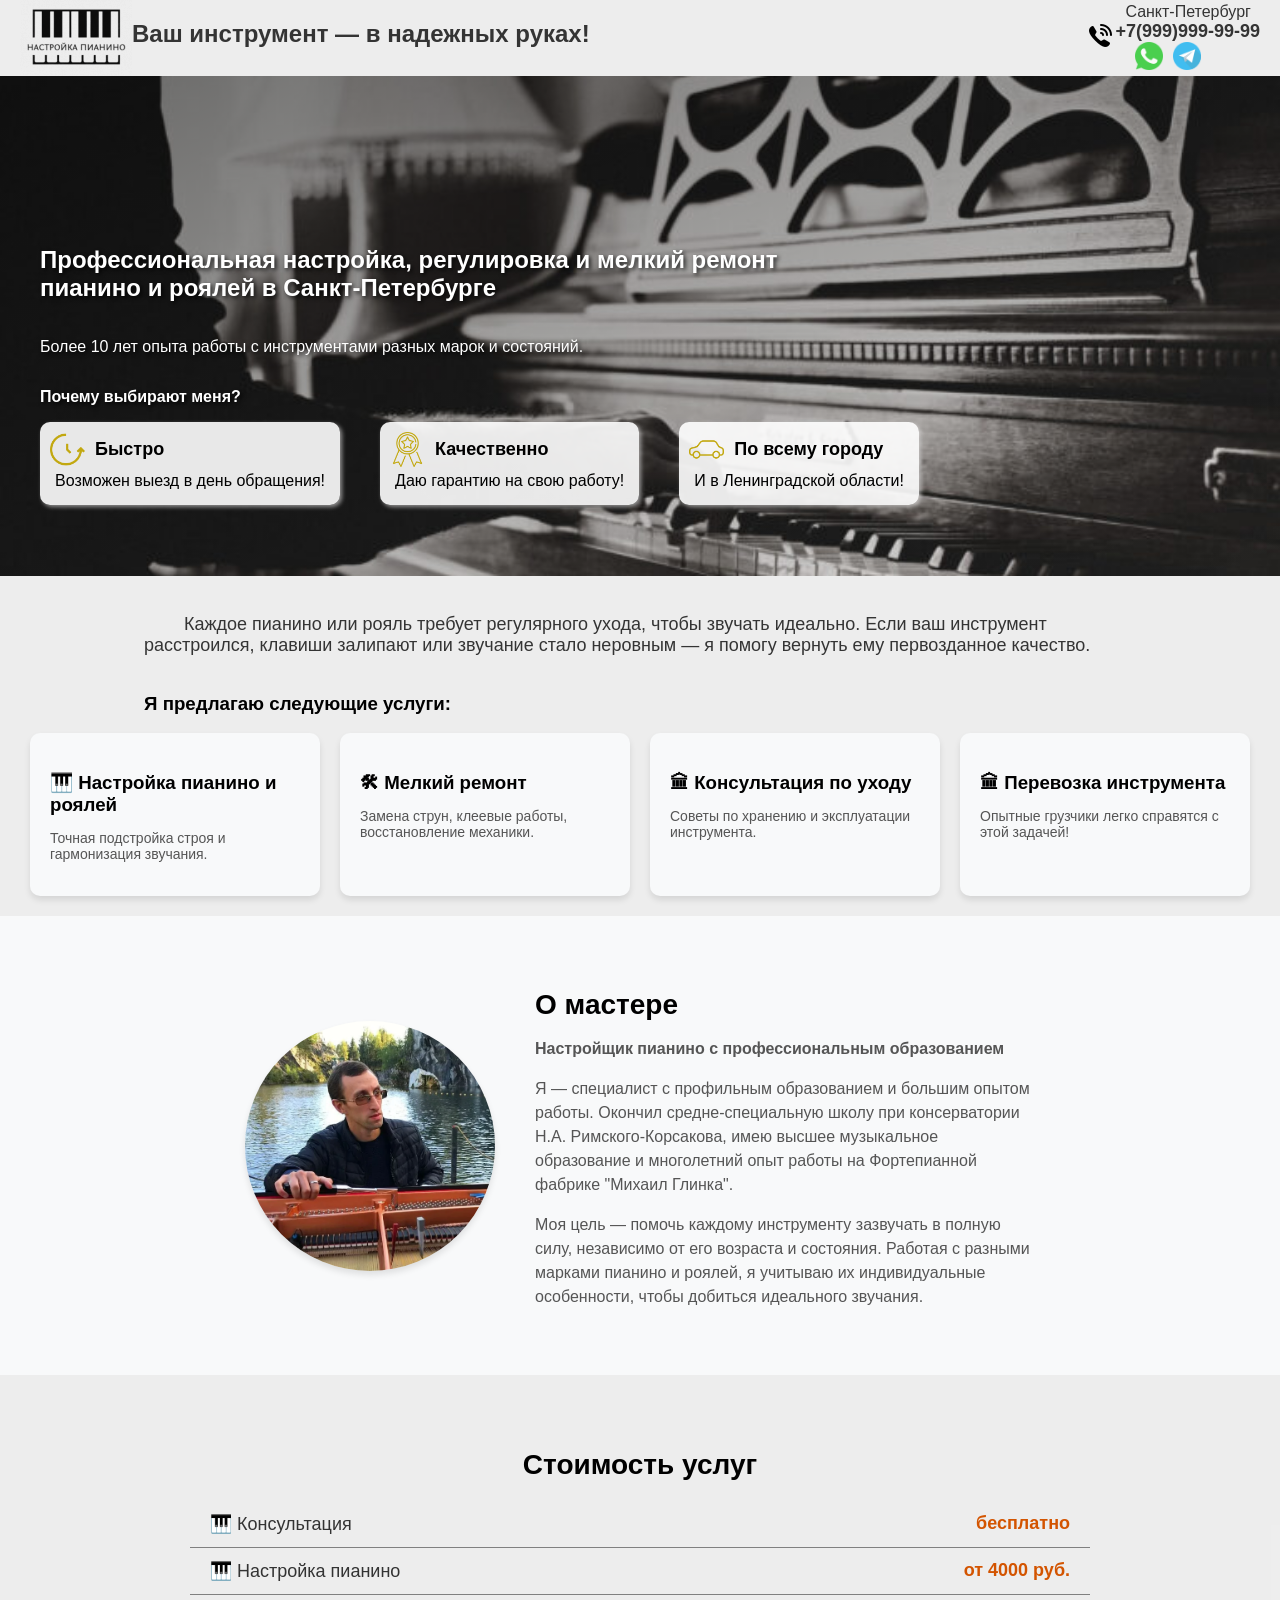
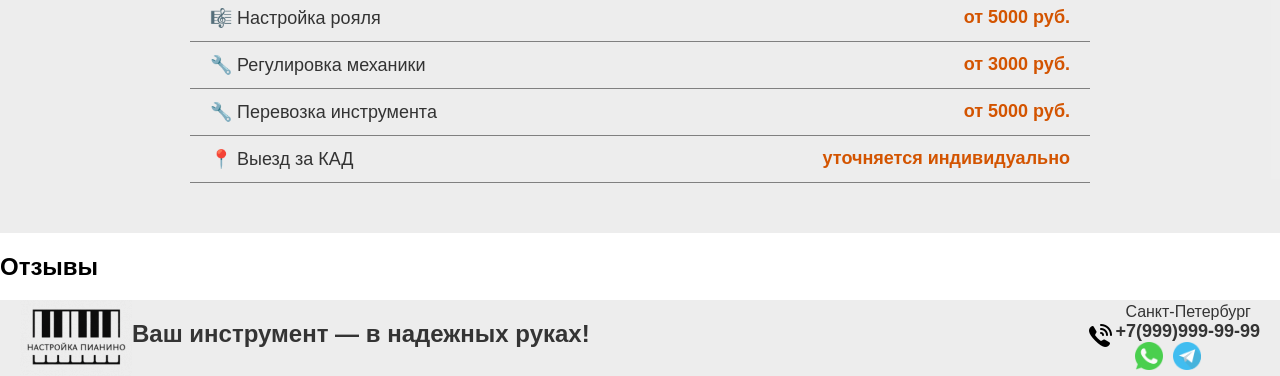
<file: index.html>
<!doctype html><html lang="en"><head><meta charset="utf-8"/><link rel="icon" href="img/logo.png"/><meta name="viewport" content="width=device-width,initial-scale=1"/><meta name="theme-color" content="#000000"/><meta name="description" content="Web site created using create-react-app"/><title>Настройка пианино</title><script defer="defer" src="/static/js/main.ce238a2b.js"></script><link href="/static/css/main.3e58faf0.css" rel="stylesheet"></head><body><noscript>You need to enable JavaScript to run this app.</noscript><div id="root"></div></body></html>
</file>
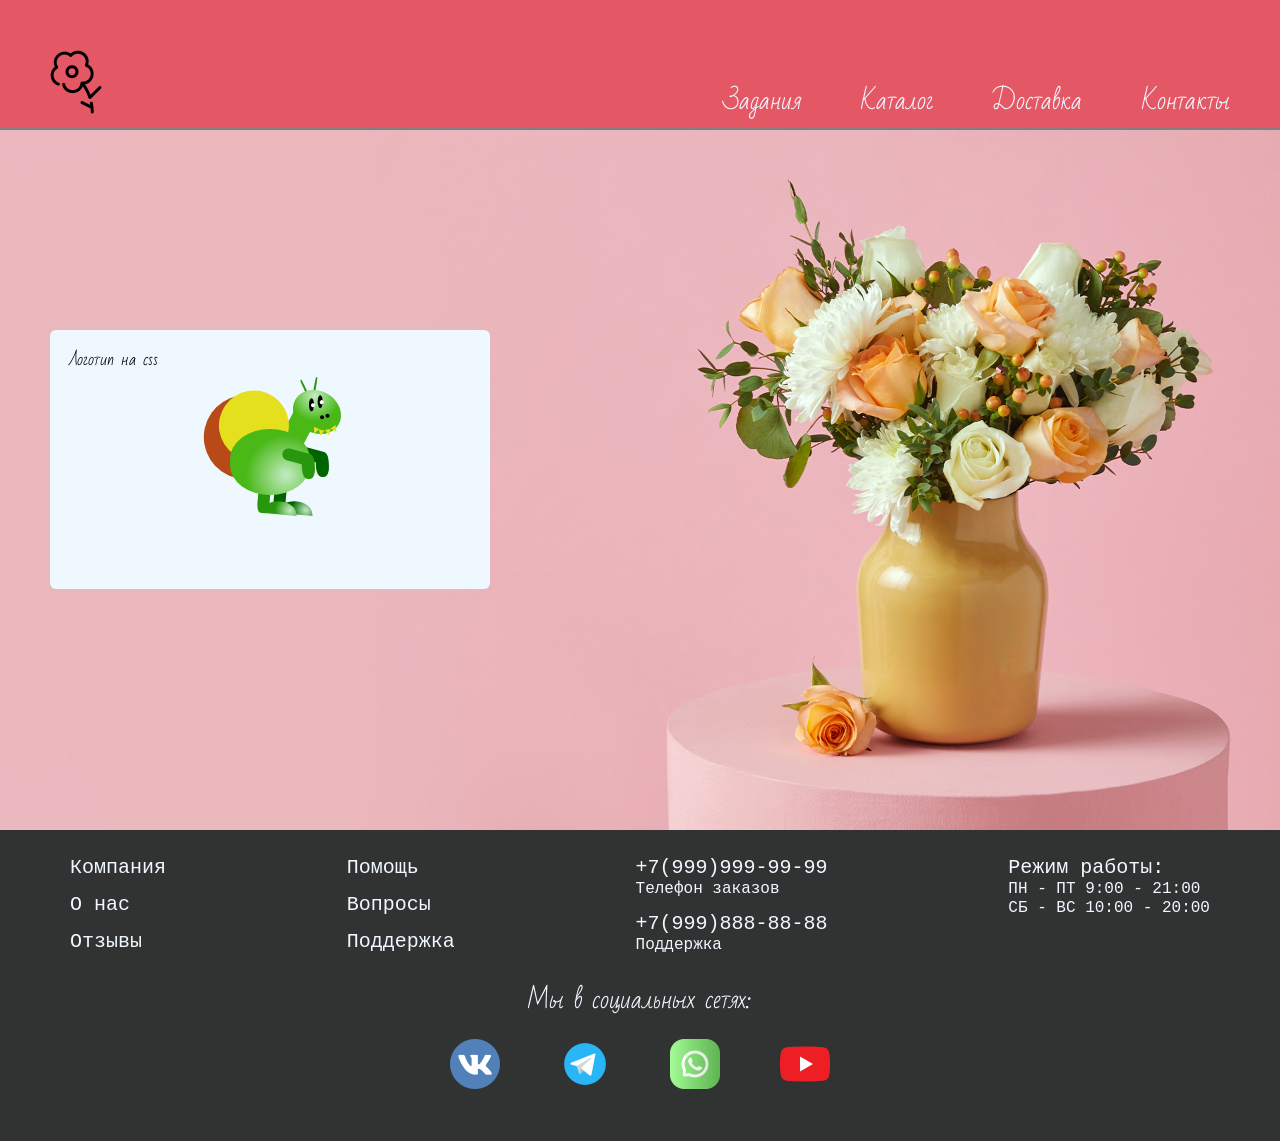
<file: pages/page2.html>
<!DOCTYPE html>
<html lang="ru">
<head>
    <meta charset="UTF-8">
    <meta name="viewport" content="width=device-width, initial-scale=1.0">
    <title>Магазин цветов</title>
    <link rel="stylesheet" type="text/css" href="../css/styles.css">
    <link rel="stylesheet" type="text/css" href="../css/image.css">
</head>
<body>
    <header class='header'>
        <div class='wrapper'>
            <div class="header_wrapper">
                <div class="logo">
                    <a href="/" class="header_logo-link">
                        <img src='../images/logo.png' alt="logo" />
                    </a>
                </div>
                <nav class="header_nav">
                    <ul class="header_list">
                        <li class="header_item">
                            <a href="#" class="header_link">Задания</a>
                            <ul class="header_subitem">
                                <li><a href="page2.html" class="header_link">2 задание</a></li>
                                <li><a href="page3.html" class="header_link">3 задание</a></li>
                                <li><a href="page4.html" class="header_link">4 задание</a></li>
                                <li><a href="page5.html" class="header_link">5 задание</a></li>
                            </ul>
                        </li>
                        <li class="header_item">
                            <a href="#" class="header_link">Каталог</a>
                            
                        </li>
                        <li class="header_item">
                            <a href="#" class="header_link">Доставка</a>
                        </li>
                        <li class="header_item">
                            <a href="#" class="header_link">Контакты</a>
                        </li>
                    </ul>
                </nav>
            </div>
        </div>
    </header>
    <main class="main">
        <section class="intro">
            <div class="wrapper">
                <div class="title">
                    <p>Логотип на css</p>
                    <div class="container">
                        <div class="body">
                        </div>
                        <div class="tail">
                        </div>
                        <div class="right_leg">
                            <div class="right_foot"></div>
                        </div>
                        <div class="left_leg">
                            <div class="left_foot"></div>
                        </div>
                        <div class="right_hand">
                            <div class="right_paw"></div>
                        </div>
                        <div class="left_hand">
                            <div class="left_paw"></div>
                        </div>
                        <div class="neck"></div>
                        <div class="head">
                            <div class="eye_1">
                                <div class="eye_pup1"></div>
                            </div>
                            <div class="eye_2">
                                <div class="eye_pup2"></div>
                            </div>
                            <div class="nostril_1"></div>
                            <div class="nostril_2"></div>
                            <div class="tooth_1"></div>
                            <div class="tooth_2"></div>
                            <div class="tooth_3"></div>
                            <div class="tooth_4"></div>
                        </div>
                        <div class="ears_1"></div>
                        <div class="ears_2"></div>
                    
                    
                    </div>
                </div>
            </div>
        </section>
    </main>
    <footer class="footer">
        <div class="wrapper">
           <div class="footer_wrapper">
                <div class="blocks">
                    <div class="footer_block">
                        <a href="#" class="footer_link">Компания</a>
                        <a href="#" class="footer_link">О нас</a>
                        <a href="#" class="footer_link">Отзывы</a>
                    </div>
                    <div class="footer_block">
                        <a href="#" class="footer_link">Помощь</a>
                        <a href="#" class="footer_link">Вопросы</a>
                        <a href="#" class="footer_link">Поддержка</a>
                    </div>
                    <div class="footer_block">
                        <p class="footer_number">+7(999)999-99-99</p>
                        <p class="footer_text">Телефон заказов</p>
                        <p class="footer_number">+7(999)888-88-88</p>
                        <p class="footer_text">Поддержка</p>
                    </div>
                    <div class="footer_block">
                        <p class="footer_number">Режим работы:</p>
                        <p class="footer_text">ПН - ПТ 9:00 - 21:00</p>
                        <p class="footer_text">СБ - ВС 10:00 - 20:00</p>
                    </div>
                </div>
                <div class="fb_block">
                    <p>Мы в социальных сетях:</p>
                    <div class="fb_link">
                        <a href="#"><img src="../images/vk.png" alt="vk"> </a>
                        <a href="#"><img src="../images/telegram.png" alt="telegram"> </a>
                        <a href="#"><img src="../images/watsapp.png" alt="watsapp"> </a>
                        <a href="#"><img src="../images/youtube.png" alt="youtube"> </a>
                    </div>
                </div>
        </div>
    </footer>
</body>
</html>
</file>
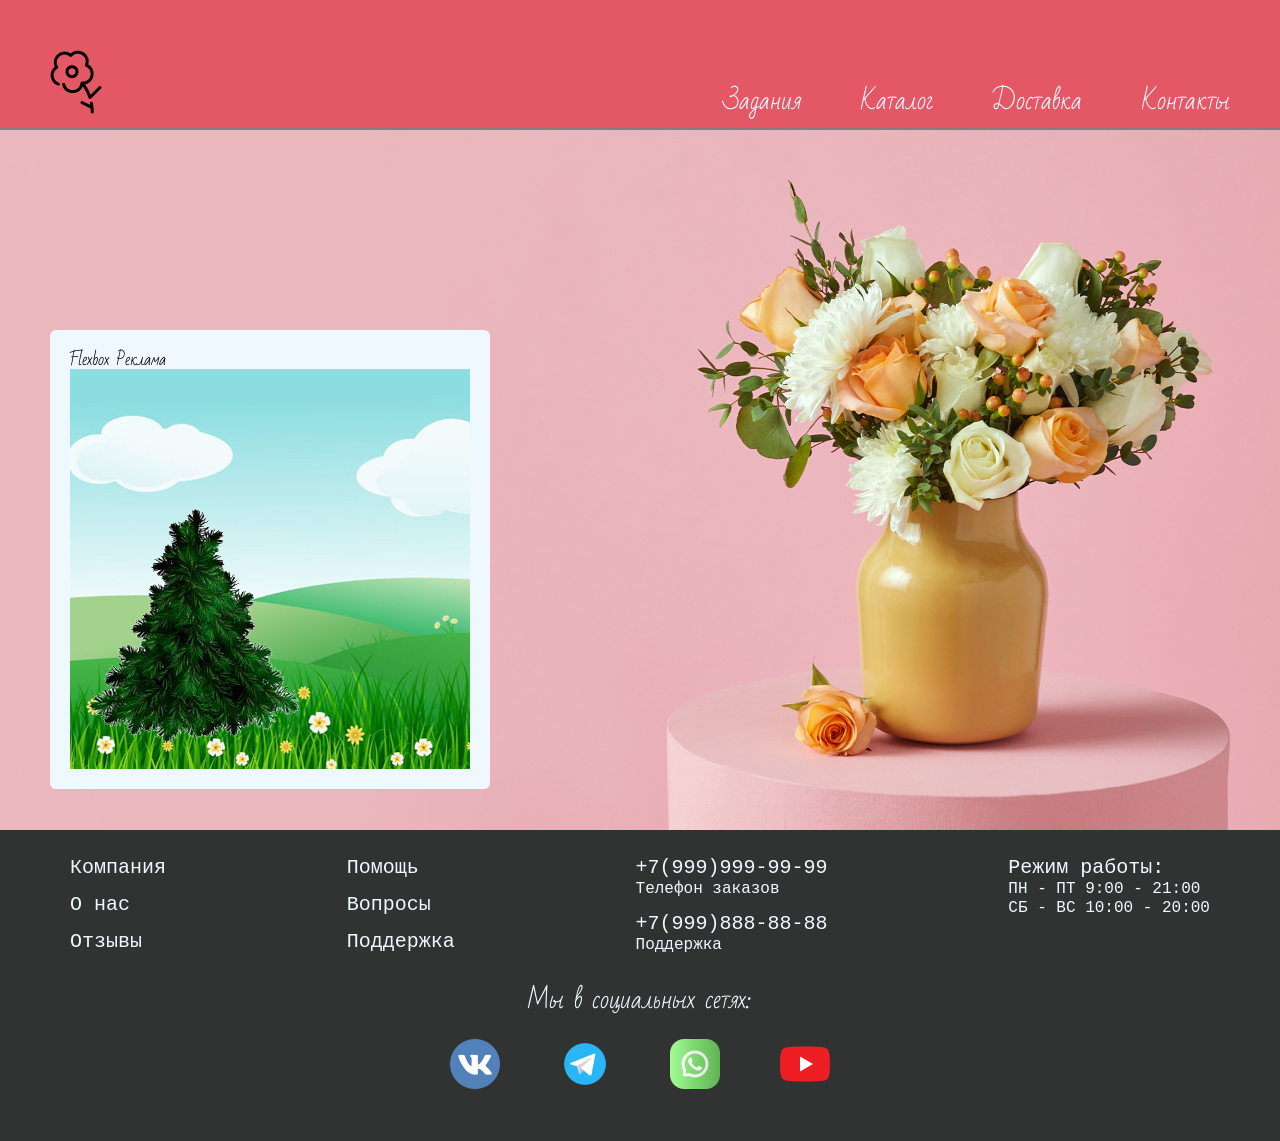
<file: pages/page3.html>
<!DOCTYPE html>
<html lang="ru">
<head>
    <meta charset="UTF-8">
    <meta name="viewport" content="width=device-width, initial-scale=1.0">
    <title>Магазин цветов</title>
    <link rel="stylesheet" type="text/css" href="../css/styles.css">
    <link rel="stylesheet" type="text/css" href="../css/flexbox_ad.css">
</head>
<body>
    <header class='header'>
        <div class='wrapper'>
            <div class="header_wrapper">
                <div class="logo">
                    <a href="/" class="header_logo-link">
                        <img src='../images/logo.png' alt="logo" />
                    </a>
                </div>
                <nav class="header_nav">
                    <ul class="header_list">
                        <li class="header_item">
                            <a href="#" class="header_link">Задания</a>
                            <ul class="header_subitem">
                                <li><a href="page2.html" class="header_link">2 задание</a></li>
                                <li><a href="page3.html" class="header_link">3 задание</a></li>
                                <li><a href="page4.html" class="header_link">4 задание</a></li>
                                <li><a href="page5.html" class="header_link">5 задание</a></li>
                            </ul>
                        </li>
                        <li class="header_item">
                            <a href="#" class="header_link">Каталог</a>
                            
                        </li>
                        <li class="header_item">
                            <a href="#" class="header_link">Доставка</a>
                        </li>
                        <li class="header_item">
                            <a href="#" class="header_link">Контакты</a>
                        </li>
                    </ul>
                </nav>
            </div>
        </div>
    </header>
    <main class="main">
        <section class="intro">
            <div class="wrapper">
                <div class="title">
                    <p>Flexbox Реклама</p>
                    <div class="flexbox_ad">
                        <p class="text_t">Санаторий <br>"Родные просторы"</p>
                        <div class="flexbox_header"></div>
                        <div class="text_b">Лучший отдых!</div>
                        <div class="flexbox_body">
                            <img class="tree" src="../images/relax1.png" alt="tree">
                            <div class="fox"></div>
                        </div>
                    </div>
                </div>
            </div>
        </section>
    </main>
    <footer class="footer">
        <div class="wrapper">
           <div class="footer_wrapper">
                <div class="blocks">
                    <div class="footer_block">
                        <a href="#" class="footer_link">Компания</a>
                        <a href="#" class="footer_link">О нас</a>
                        <a href="#" class="footer_link">Отзывы</a>
                    </div>
                    <div class="footer_block">
                        <a href="#" class="footer_link">Помощь</a>
                        <a href="#" class="footer_link">Вопросы</a>
                        <a href="#" class="footer_link">Поддержка</a>
                    </div>
                    <div class="footer_block">
                        <p class="footer_number">+7(999)999-99-99</p>
                        <p class="footer_text">Телефон заказов</p>
                        <p class="footer_number">+7(999)888-88-88</p>
                        <p class="footer_text">Поддержка</p>
                    </div>
                    <div class="footer_block">
                        <p class="footer_number">Режим работы:</p>
                        <p class="footer_text">ПН - ПТ 9:00 - 21:00</p>
                        <p class="footer_text">СБ - ВС 10:00 - 20:00</p>
                    </div>
                </div>
                <div class="fb_block">
                    <p>Мы в социальных сетях:</p>
                    <div class="fb_link">
                        <a href="#"><img src="../images/vk.png" alt="vk"> </a>
                        <a href="#"><img src="../images/telegram.png" alt="telegram"> </a>
                        <a href="#"><img src="../images/watsapp.png" alt="watsapp"> </a>
                        <a href="#"><img src="../images/youtube.png" alt="youtube"> </a>
                    </div>
                </div>
        </div>
    </footer>
</body>
</html>
</file>
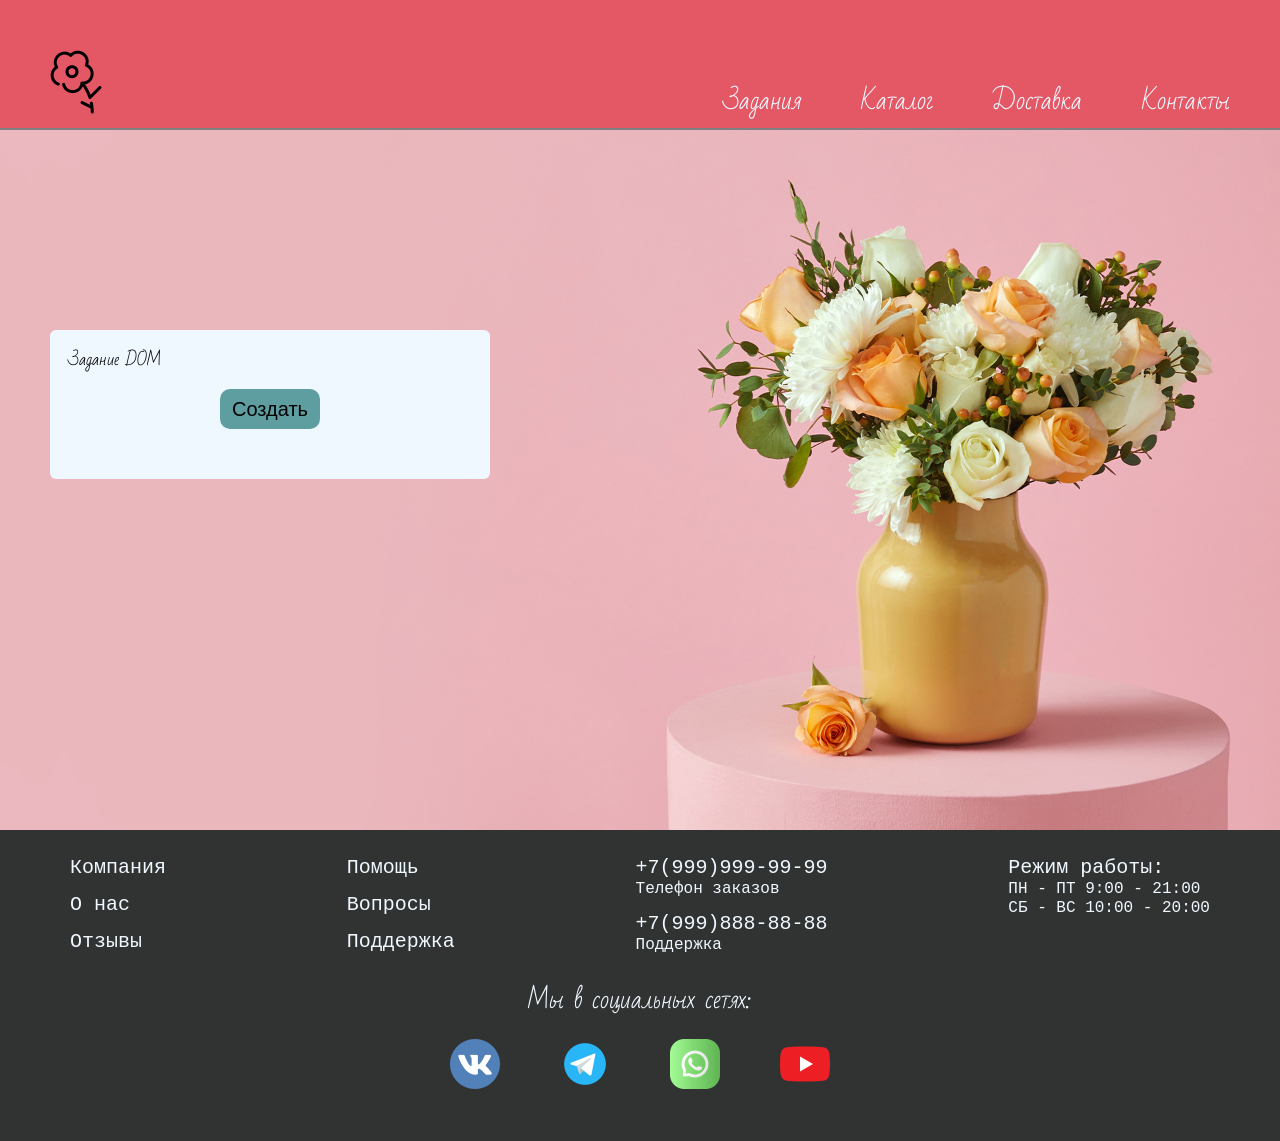
<file: pages/page4.html>
<!DOCTYPE html>
<html lang="ru">
<head>
    <meta charset="UTF-8">
    <meta name="viewport" content="width=device-width, initial-scale=1.0">
    <title>Магазин цветов</title>
    <link rel="stylesheet" type="text/css" href="../css/styles.css">
    <link rel="stylesheet" type="text/css" href="../css/dom.css">
</head>
<body>
    <header class='header'>
        <div class='wrapper'>
            <div class="header_wrapper">
                <div class="logo">
                    <a href="/" class="header_logo-link">
                        <img src='../images/logo.png' alt="logo" />
                    </a>
                </div>
                <nav class="header_nav">
                    <ul class="header_list">
                        <li class="header_item">
                            <a href="#" class="header_link">Задания</a>
                            <ul class="header_subitem">
                                <li><a href="page2.html" class="header_link">2 задание</a></li>
                                <li><a href="page3.html" class="header_link">3 задание</a></li>
                                <li><a href="page4.html" class="header_link">4 задание</a></li>
                                <li><a href="page5.html" class="header_link">5 задание</a></li>
                            </ul>
                        </li>
                        <li class="header_item">
                            <a href="#" class="header_link">Каталог</a>
                            
                        </li>
                        <li class="header_item">
                            <a href="#" class="header_link">Доставка</a>
                        </li>
                        <li class="header_item">
                            <a href="#" class="header_link">Контакты</a>
                        </li>
                    </ul>
                </nav>
            </div>
        </div>
    </header>
    <main class="main">
        <section class="intro">
            <div class="wrapper">
                <div class="title">
                    <p>Задание DOM</p>
                    <button id="btn"  onclick="btnClick()">Создать</button>
                    <ol id="counter"></ol>
                </div>
            </div>
        </section>
        <script src="../scripts/dom_script.js"></script>
    </main>
    <footer class="footer">
        <div class="wrapper">
           <div class="footer_wrapper">
                <div class="blocks">
                    <div class="footer_block">
                        <a href="#" class="footer_link">Компания</a>
                        <a href="#" class="footer_link">О нас</a>
                        <a href="#" class="footer_link">Отзывы</a>
                    </div>
                    <div class="footer_block">
                        <a href="#" class="footer_link">Помощь</a>
                        <a href="#" class="footer_link">Вопросы</a>
                        <a href="#" class="footer_link">Поддержка</a>
                    </div>
                    <div class="footer_block">
                        <p class="footer_number">+7(999)999-99-99</p>
                        <p class="footer_text">Телефон заказов</p>
                        <p class="footer_number">+7(999)888-88-88</p>
                        <p class="footer_text">Поддержка</p>
                    </div>
                    <div class="footer_block">
                        <p class="footer_number">Режим работы:</p>
                        <p class="footer_text">ПН - ПТ 9:00 - 21:00</p>
                        <p class="footer_text">СБ - ВС 10:00 - 20:00</p>
                    </div>
                </div>
                <div class="fb_block">
                    <p>Мы в социальных сетях:</p>
                    <div class="fb_link">
                        <a href="#"><img src="../images/vk.png" alt="vk"> </a>
                        <a href="#"><img src="../images/telegram.png" alt="telegram"> </a>
                        <a href="#"><img src="../images/watsapp.png" alt="watsapp"> </a>
                        <a href="#"><img src="../images/youtube.png" alt="youtube"> </a>
                    </div>
                </div>
        </div>
    </footer>

</body>
</html>
</file>
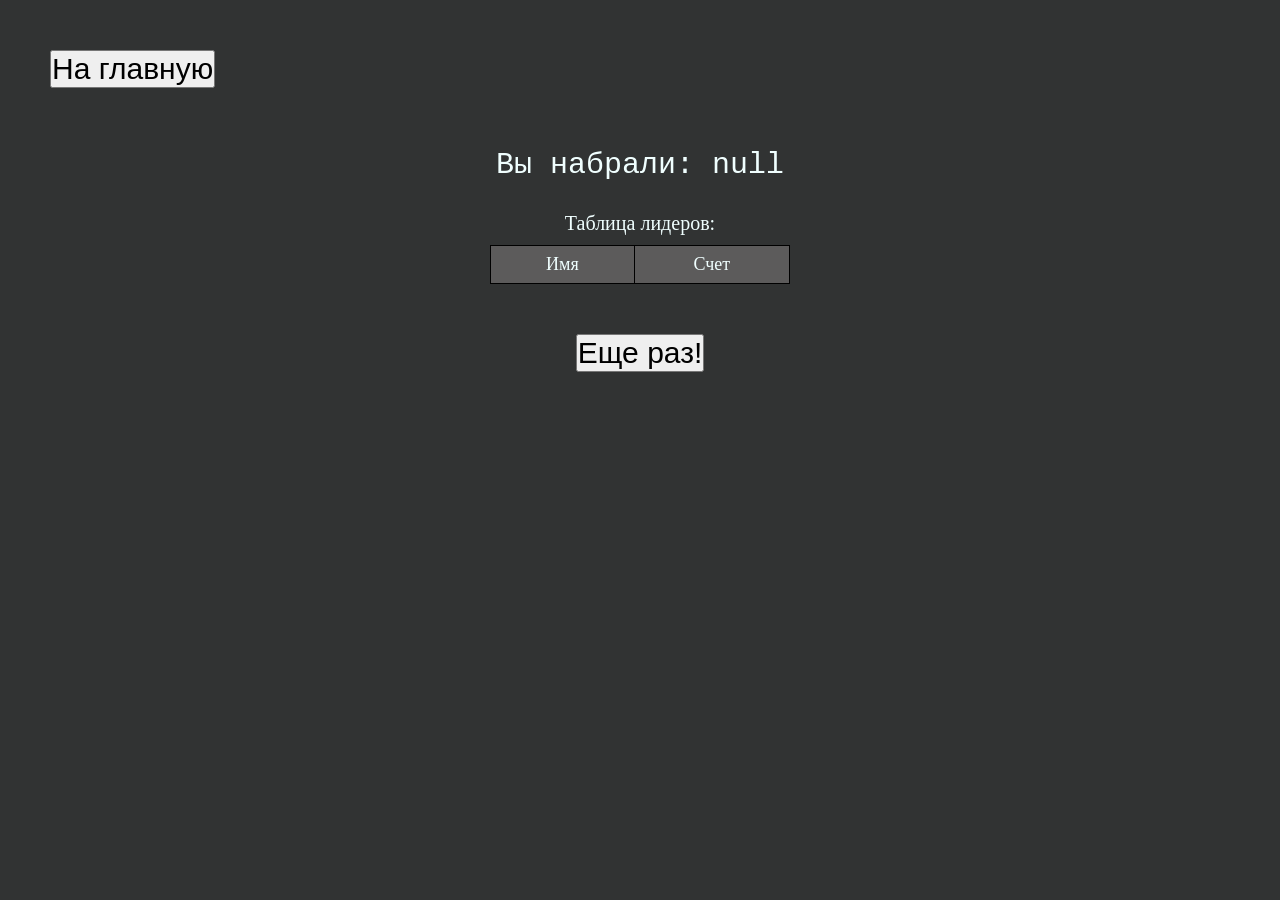
<file: Game_Fedorov_Matryoshki/pages/endgame.html>
<!DOCTYPE html>
<html lang="ru">
<head>
    <meta charset="UTF-8">
    <meta name="viewport" content="width=device-width, initial-scale=1.0">
    <title>Магазин цветов</title>
    <link rel="stylesheet" type="text/css" href="../css/styles.css">
</head>
<body>
    <main class="main">
        <section class="startgame">
            <div class="wrapper">
                <a href="startgame.html" ><button class="btn">На главную</button></a>
            <div id="welcome">
                <p id = "score"></p>
                <div id = "leaders">Таблица лидеров:</div>
                <div id = "tab"></div>
                <div class="startbtn">
                    <button class="btn" id="start" onclick="menu()">Еще раз!</button>
                </div>
            </div>
            <div id="chooseDifficulty">
                <p>Выберите сложность:</p>
                <div>
                    <button class="btn" id="easy">Легкая</button>
                    <button class="btn" id="medium">Средняя</button>
                    <button class="btn" id="hard">Сложная</button>
                </div>
            </div>
        </section>
        <script src="../scripts/menu.js"></script>
        <script src="../scripts/leadertable.js"></script>
    </main>
</body>
</html>
</file>
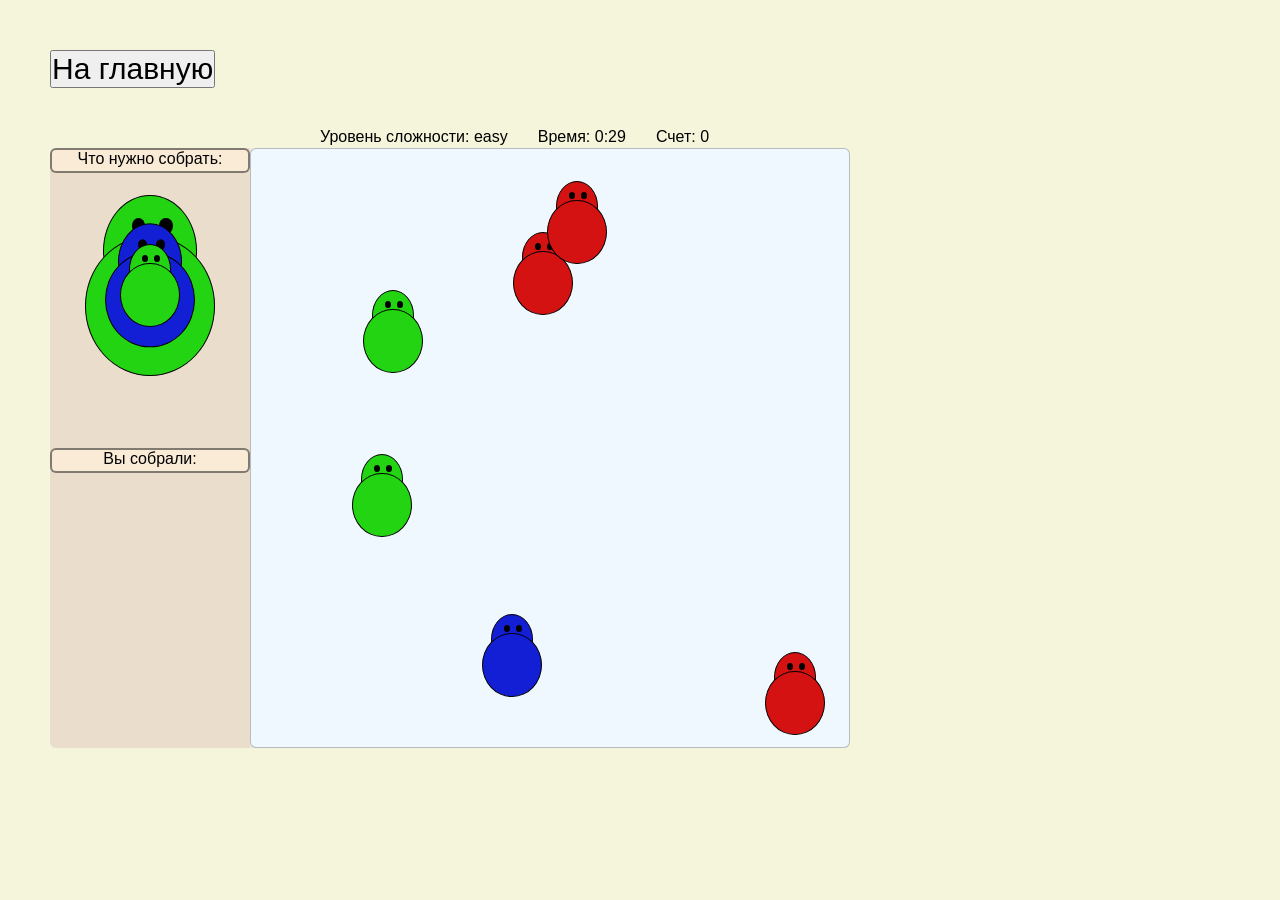
<file: Game_Fedorov_Matryoshki/pages/game.html>
<!DOCTYPE html>
<html lang="ru">
<head>
    <meta charset="UTF-8">
    <meta name="viewport" content="width=device-width, initial-scale=1.0">
    <title>Магазин цветов</title>
    <link rel="stylesheet" type="text/css" href="../css/styles.css">
    <link rel="stylesheet" type="text/css" href="../css/game.css">
</head>
<body>
    <main class="main">
        <section class="game">
            <div class="wrapper">
                <a href="startgame.html" ><button class="btn">На главную</button></a>
                <div class="game_wrap">
                    <div class = "indicator">
                        <p id = "level">Уровень сложности: </p>
                        <p id = "time">Время: 0:00</p>
                        <p id = "scope">Счет: 0</p>
                    </div>
                    <div class="menu">
                        <div id="example">
                            <div class="heading">
                                <p>Что нужно собрать:</p>
                            </div>
                        </div>
                        <div id="assembly">
                            <div class="heading">
                                <p>Вы собрали:</p>
                                <p id = "win"></p>
                            </div>
                        </div>
                    </div>
                    <div id="field"></div>
                </div>
            </div>
        </section>
       <script src="../scripts/game.js"></script>
    </main>
</body>
</html>
</file>
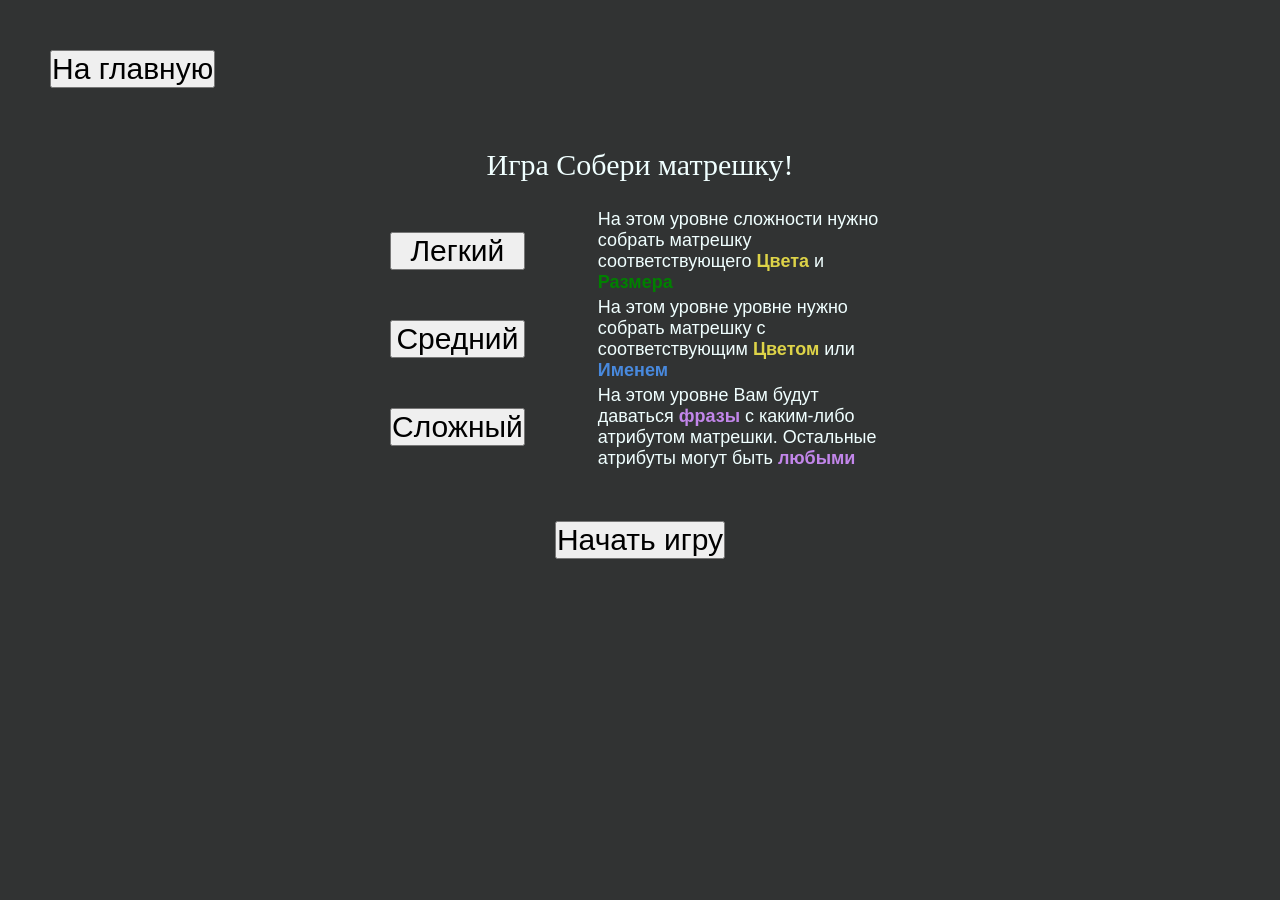
<file: Game_Fedorov_Matryoshki/pages/startgame.html>
<!DOCTYPE html>
<html lang="ru">
<head>
    <meta charset="UTF-8">
    <meta name="viewport" content="width=device-width, initial-scale=1.0">
    <title>Магазин цветов</title>
    <link rel="stylesheet" type="text/css" href="../css/styles.css">
</head>
<body>
    <main class="main">
        <section class="startgame">
            <div class="wrapper">
                <a href="../../index.html" ><button class="btn">На главную</button></a>
            <div id="welcome">
                <p> Игра Собери матрешку!</p>
                <div id = "blocks">
                    <div class="block">
                        <button class="btn">Легкий</button>
                        <button class="btn">Средний</button>
                        <button class="btn">Сложный</button>
                    </div>
                    <div class="block">
                        <div class="desc">На этом  уровне сложности нужно собрать матрешку соответствующего <span style="color: rgb(221, 211, 72);"><strong>Цвета</strong></span> и <span style="color: green;"><strong>Размера</strong></span></div>
                        <div class="desc">На этом уровне уровне нужно собрать матрешку с соответствующим <span style="color: rgb(221, 211, 72);"><strong>Цветом</strong></span> или <span style="color: rgb(72, 137, 221);"><strong>Именем</strong></span></div>
                        <div class="desc">На этом уровне Вам будут даваться <span style="color: rgb(194, 134, 234);"><strong>фразы</strong></span> с каким-либо атрибутом матрешки. Остальные атрибуты могут быть <span style="color: rgb(194, 134, 234);"><strong>любыми</strong></span></div>
                    </div>
                </div>
                <div class="startbtn">
                    <button class="btn" id="start" onclick="menu()">Начать игру</button>
                </div>
            </div>
            <div id="chooseDifficulty">
                <p>Выберите сложность:</p>
                <div>
                    <button class="btn" id="easy">Легкая</button>
                    <button class="btn" id="medium">Средняя</button>
                    <button class="btn" id="hard">Сложная</button>
                </div>
            </div>
        </section>
        <script src="../scripts/menu.js"></script>
    </main>
</body>
</html>
</file>
<file: static/css/main.3e58faf0.css>
body{-webkit-font-smoothing:antialiased;-moz-osx-font-smoothing:grayscale;font-family:-apple-system,BlinkMacSystemFont,Segoe UI,Roboto,Oxygen,Ubuntu,Cantarell,Fira Sans,Droid Sans,Helvetica Neue,sans-serif;margin:0}code{font-family:source-code-pro,Menlo,Monaco,Consolas,Courier New,monospace}.wrapper{margin:0 auto;max-width:1440px}.mt-5{margin-top:5px!important}.pt-5{padding-top:5px!important}.mt-10{margin-top:10px!important}.pt-10{padding-top:10px!important}.mt-15{margin-top:15px!important}.pt-15{padding-top:15px!important}.mt-20{margin-top:20px!important}.pt-20{padding-top:20px!important}.mt-25{margin-top:25px!important}.pt-25{padding-top:25px!important}.mt-30{margin-top:30px!important}.pt-30{padding-top:30px!important}.mt-35{margin-top:35px!important}.pt-35{padding-top:35px!important}.mt-40{margin-top:40px!important}.pt-40{padding-top:40px!important}.mt-45{margin-top:45px!important}.pt-45{padding-top:45px!important}.mt-50{margin-top:50px!important}.pt-50{padding-top:50px!important}.mr-5{margin-right:5px!important}.pr-5{padding-right:5px!important}.mr-10{margin-right:10px!important}.pr-10{padding-right:10px!important}.mr-15{margin-right:15px!important}.pr-15{padding-right:15px!important}.mr-20{margin-right:20px!important}.pr-20{padding-right:20px!important}.mr-25{margin-right:25px!important}.pr-25{padding-right:25px!important}.mr-30{margin-right:30px!important}.pr-30{padding-right:30px!important}.mr-35{margin-right:35px!important}.pr-35{padding-right:35px!important}.mr-40{margin-right:40px!important}.pr-40{padding-right:40px!important}.mr-45{margin-right:45px!important}.pr-45{padding-right:45px!important}.mr-50{margin-right:50px!important}.pr-50{padding-right:50px!important}.mb-5{margin-bottom:5px!important}.pb-5{padding-bottom:5px!important}.mb-10{margin-bottom:10px!important}.pb-10{padding-bottom:10px!important}.mb-15{margin-bottom:15px!important}.pb-15{padding-bottom:15px!important}.mb-20{margin-bottom:20px!important}.pb-20{padding-bottom:20px!important}.mb-25{margin-bottom:25px!important}.pb-25{padding-bottom:25px!important}.mb-30{margin-bottom:30px!important}.pb-30{padding-bottom:30px!important}.mb-35{margin-bottom:35px!important}.pb-35{padding-bottom:35px!important}.mb-40{margin-bottom:40px!important}.pb-40{padding-bottom:40px!important}.mb-45{margin-bottom:45px!important}.pb-45{padding-bottom:45px!important}.mb-50{margin-bottom:50px!important}.pb-50{padding-bottom:50px!important}.ml-5{margin-left:5px!important}.pl-5{padding-left:5px!important}.m-5{margin:5px!important}.p-5{padding:5px!important}.ml-10{margin-left:10px!important}.pl-10{padding-left:10px!important}.m-10{margin:10px!important}.p-10{padding:10px!important}.ml-15{margin-left:15px!important}.pl-15{padding-left:15px!important}.m-15{margin:15px!important}.p-15{padding:15px!important}.ml-20{margin-left:20px!important}.pl-20{padding-left:20px!important}.m-20{margin:20px!important}.p-20{padding:20px!important}.ml-25{margin-left:25px!important}.pl-25{padding-left:25px!important}.m-25{margin:25px!important}.p-25{padding:25px!important}.ml-30{margin-left:30px!important}.pl-30{padding-left:30px!important}.m-30{margin:30px!important}.p-30{padding:30px!important}.ml-35{margin-left:35px!important}.pl-35{padding-left:35px!important}.m-35{margin:35px!important}.p-35{padding:35px!important}.ml-40{margin-left:40px!important}.pl-40{padding-left:40px!important}.m-40{margin:40px!important}.p-40{padding:40px!important}.ml-45{margin-left:45px!important}.pl-45{padding-left:45px!important}.m-45{margin:45px!important}.p-45{padding:45px!important}.ml-50{margin-left:50px!important}.pl-50{padding-left:50px!important}.m-50{margin:50px!important}.p-50{padding:50px!important}.clear *{box-sizing:border-box;outline:none}.clear a{color:inherit;text-decoration:none}.clear ul{margin:0;padding:0}.clear li{list-style-type:none}.w100p{width:100%}.h100p{height:100%}.d-ib{display:inline-block}.d-if{display:inline-flex}.d-block{display:block}.d-flex{display:flex}.justify-between{justify-content:space-between}.justify-around{justify-content:space-around}.justify-center{justify-content:center}.justify-end{justify-content:flex-end}.align-center{align-items:center}.align-end{align-items:flex-end}.align-start{align-items:flex-start}.flex-column{flex-direction:column}.flex-row{flex-direction:row}.flex-auto{flex:1 1 auto}.flex{flex:1 1}.flex-wrap{flex-wrap:wrap}.m-auto{margin:auto}.ml-auto{margin-left:auto}.mr-auto{margin-right:auto}.text-center{text-align:center}.text-capitalize{text-transform:capitalize}.text-uppercase{text-transform:uppercase}.text-lowercase{text-transform:lowercase}.fw-bold{font-weight:700}.text-truncate{overflow:hidden;text-overflow:ellipsis;white-space:nowrap}.opacity-0{opacity:0}.opacity-1{opacity:.1}.opacity-2{opacity:.2}.opacity-3{opacity:.3}.opacity-4{opacity:.4}.opacity-5{opacity:.5}.opacity-6{opacity:.6}.opacity-7{opacity:.7}.opacity-8{opacity:.8}.opacity-9{opacity:.9}.opacity-10{opacity:1}.pos-r{position:relative}.pos-a{position:absolute}.cu-p{cursor:pointer}.header_header__AfwrG{background:#e2e2e299;color:#343434}.header_call__4jZOE{font-size:large;font-weight:700}.header_number__oGs0Z img:hover{opacity:.7}.header_number__oGs0Z p{font-size:large;font-weight:700;margin:0}.header_city__mNG25{font-size:medium}@media(max-width:808px){.header_header__AfwrG h2{display:none}}.home_hero__U-cDW{background:linear-gradient(to bottom right,#00000080,#0000),url(/static/media/pianoBackground.22bb7933be2db24fcbad.jpg);background-position:50%;background-repeat:no-repeat;background-size:cover;color:#fff;height:500px}.home_heroBlock__dz5NE{padding:0 40px;position:relative;top:150px}.home_heroText__05oil h1{text-shadow:2px 2px 4px #000c}.home_heroText__05oil p{font-size:16px;text-shadow:2px 2px 4px #000000e6}.home_heroText__05oil .home_mobile__BxPB3{display:none}.home_middle__Ry04p{gap:40px;margin-top:0}.home_middle__Ry04p p{margin:5px}.home_middleCard__LFkFW{background-color:#ffffffe6;border-radius:10px;box-shadow:2px 2px 4px 0 #e8e6e699;color:#000;padding:10px}.home_middleCard__LFkFW strong{font-size:18px}.home_middleCard__LFkFW img{filter:invert(62%) sepia(93%) saturate(430%) hue-rotate(10deg) brightness(90%) contrast(90%)}.home_services__KThkA{background-color:#e2e2e299}.home_serviceText__vn-Qs{align-items:start;display:flex;flex-direction:column;margin-left:10%;max-width:80%}.home_serviceText__vn-Qs p{color:#343434;font-size:18px;font-weight:500;text-indent:40px}.home_serviceContainer__QkabB{display:flex;flex-direction:row;gap:20px;justify-content:center;width:100%}.home_serviceCard__9aCEb{background:#f8f9fa;border-radius:10px;box-shadow:0 4px 6px #0000001a;padding:20px;width:250px}.home_serviceCard__9aCEb h3{margin-bottom:10px}.home_serviceCard__9aCEb p{color:#555;font-size:14px}.home_aboutSection__EdIpI{background-color:#f8f9fa;padding:50px 20px;text-align:center}.home_aboutContainer__zJBEy{align-items:center;display:flex;flex-wrap:wrap;justify-content:center;margin:0 auto;max-width:900px}.home_aboutImage__iz6Jr{border-radius:50%;box-shadow:0 4px 6px #0000001a;height:250px;margin-right:20px;object-fit:cover;width:250px}.home_aboutText__HlESt{margin-left:20px;max-width:500px;text-align:left}.home_aboutText__HlESt h2{font-size:28px;margin-bottom:10px}.home_aboutText__HlESt p{color:#555;font-size:16px;line-height:1.5}.home_pricingSection__Vjg7I{background-color:#e2e2e299;padding:50px 20px;text-align:center}.home_pricingTitle__adCOi{font-size:28px;margin-bottom:20px}.home_pricingList__YqoMa{list-style:none;margin:0 auto;max-width:900px;padding:0}.home_pricingList__YqoMa li{border-bottom:1px solid gray;display:flex;font-size:18px;justify-content:space-between;padding:12px 20px}.home_serviceName__mgQjP{color:#333;font-weight:500}.home_servicePrice__L1iU2{color:#d35400;font-size:18px;font-weight:700}@media screen and (max-width:768px){h2{font-size:24px}.home_heroBlock__dz5NE{padding:0 20px;position:relative;top:70px}.home_heroText__05oil h1{font-size:20px}.home_heroText__05oil p{font-size:14px}.home_heroText__05oil .home_mobile__BxPB3{display:block}.home_heroText__05oil .home_desktop__sR1xn{display:none}.home_middle__Ry04p{align-items:baseline;flex-direction:column;gap:10px}.home_middleCard__LFkFW{padding:5px;width:95%}.home_middleCard__LFkFW img{height:20px;width:20px}.home_middleCard__LFkFW p{font-size:12px;margin:0}.home_serviceText__vn-Qs{align-items:start;display:flex;flex-direction:column;margin-left:5%;max-width:100%}.home_serviceText__vn-Qs p{color:#343434;font-size:18px;font-weight:500;text-indent:40px}.home_serviceContainer__QkabB{align-items:center;flex-direction:column}.home_aboutText__HlESt .home_aText__tgX3o{text-align:justify}.home_pricingTitle__adCOi{margin-bottom:20px;margin-top:0}.home_serviceName__mgQjP,.home_servicePrice__L1iU2{font-size:14px}}.footer_header__9CWIL{background:#e2e2e299;color:#343434}.footer_call__X9Jat{font-size:large;font-weight:700}.footer_number__KM0tN img:hover{opacity:.7}.footer_number__KM0tN p{font-size:large;font-weight:700;margin:0}.footer_city__WU0u0{font-size:medium}@media(max-width:808px){.footer_header__9CWIL h2{display:none}}
/*# sourceMappingURL=main.3e58faf0.css.map*/
</file>
<file: css/styles.css>
*{
    box-sizing: border-box;
    margin: 0;
    padding: 0;
}


.wrapper{
    max-width: 1200px;
    margin: 0 auto;
    width: 100%;
    padding: 0 10px;
}

 /* header start */

.header{
    background-color: rgb(228, 88, 102); 
    top: 0;
    left: 0;
    width: 100%;
    padding-bottom: 10px;
    border-bottom: 2px solid grey;
}

.header_wrapper{
    
    display: flex;
    flex-wrap: wrap;
    align-items: flex-end;
    justify-content: space-between;
    padding-top: 50px;
    
}


.header_list{
    display: flex;
    flex-wrap: wrap;
    list-style-type: none;
}

.header_item{
    margin-right: 60px;
}

.header_item:last-child{
    margin-right: 0;
}

.header_link{
    font-size: 24px;
    line-height: 34px;
    color: aliceblue;
    text-decoration: none;
}

.header_subitem{
    flex-wrap: wrap;
    list-style-type: none;
    display: none;
    position: fixed;
    background-color: rgb(234, 183, 188); 
    padding-left: 10px;
    padding-right: 10px;
}


.header_nav ul ul {
    display: none;
} 
.header_nav li:hover > ul {
    display: block;
}

.header_link:hover, .header_link.focus, .header_link:active, .footer_link:hover, .footer_link.focus, .footer_link:active{
    opacity: 75%;
}

 /* header end */

 /* intro start */

.intro{
    
    min-height: 700px;
    background: url(../images/background.jpg) no-repeat;
    background-size: cover;
    display: flex;
}

.title{
    background-color: aliceblue;
    padding: 20px;
    border-radius: 6px;
    max-width: 440px;
    min-width: 300px;
    margin-top: 200px;
}


.title_text{
    padding-top: 40px;
}

#title_number{
    font-family: 'Courier New', Courier, monospace;
    padding-top: 30px;
    font-size: 18px;
}
 /* intro end */
 
/*start block 1  */

.first_block {
    background: url(../images/background3.jpg) no-repeat;
    background-size: cover;
    display: flex;
    
    
}
.banner {
    margin-top: 40px;
    padding-top: 40px;
    background-color: aliceblue;
    background-size: cover;
    margin-bottom: 40px;
    
}
.banner_text {
    padding-bottom: 20px;
    text-align: center;
    font-size: 24px;
}

.buket {
    height: 350px;
}

.works{
    display: flex;
    justify-content: space-between;
    padding-right: 20px;
    padding-left: 20px;
    flex-wrap: wrap;
}

.buket_text, .fb_block{
    padding-bottom: 20px;
    text-align: center;
    font-size: 24px;
}
/*end block 1 */
/*start block 2 */

.second_block{
    background-color: antiquewhite;
    background-size: cover;
    display: flex;
}

.rewiews{
display: flex;
flex-direction: column;
flex-wrap: wrap;

}
.rewiew{
    display:flex;
    padding: 20px;
    margin: 20px;
    background-color: antiquewhite;
    flex-wrap: wrap;
    justify-content: space-between;
    max-width: 100%;
    gap: 10px;
}
.img_rewiew{
    width: 300px;
    object-fit: contain;
}
.rewiew_text{
    width: 500px;
    max-width: 100%;
    justify-content: center;
    font-size: 22px;
}

/*end block 2 */
/* start footer */

.footer{
    background-color: rgb(49, 51, 51);
    color: aliceblue;
    min-height: 300px;
}

.blocks{
    display: flex;
    justify-content: space-between;
    padding-right: 20px;
    padding-left: 20px;
    flex-wrap: wrap;
}

.footer_block{
    display: flex;
    flex-direction: column;
    padding-top: 13px;
    font-family: 'Courier New', Courier, monospace;
    font-size: 20px;
}
.footer_link{
    color: aliceblue;
    text-decoration: none;
}

.footer_link, .footer_number {
    padding-top: 13px;
}
.footer_text{
    font-size: 16px;
}
.fb_block{
    padding-top: 30px;
}
.fb_link > a > img{
    width: 100px;
}
.fb_link > a {
    text-decoration: none;
}


/* end footer */

 body {
    font-family: 'Bad Script';
    font-style: normal;
    font-size: 16px;
    line-height: 1.2;
    font-weight: normal;
    color: black;
}
/* bad-script-regular - cyrillic_latin */
@font-face {
    font-display: swap; /* Check https://developer.mozilla.org/en-US/docs/Web/CSS/@font-face/font-display for other options. */
    font-family: 'Bad Script';
    font-style: normal;
    font-weight: 400;
    src: url('../fonts/bad-script-v16-cyrillic_latin-regular.woff2') format('woff2'); /* Chrome 36+, Opera 23+, Firefox 39+, Safari 12+, iOS 10+ */
  }

/* dom style */
</file>
<file: css/image.css>
.container{
   
    width: 200px;
    height: 200px;
    position: relative;
    margin: auto;
    display: block;
    background-color: aliceblue;
}
.body{
    position: absolute;
    z-index: 2;
    top: 30%;
    left: 30%;
    width: 40%; 
    height: 33%;
    border-radius: 100px/75px;
    background-image: radial-gradient(circle 40px at 70% 70%, rgb(194, 236, 194), rgb(74, 184, 23))
    
}
.tail{
    position: absolute;
    background-color: #e4e01e;
    z-index: 1;
    width: 35%; 
    height: 35%; 
    top:28%;
    left: 45%;
    border-radius: 50%;
    box-shadow: -10px 10px 0 7px rgb(184, 74, 23); 
    transform-origin: left center;
    transform: rotate(-100deg) scale(1, -1)
           
}
.right_leg{
    position: absolute;
    z-index: 1;
    width: 6%; 
    height: 16%;
    top: 56%;
    left: 44%;
    background-color: rgb(41, 151, 14);
    border-radius: 30%;
    transform: rotate(5deg)
}
.right_foot{
    position: absolute;
    z-index: 2;
    width:  290%;
    height: 43%;
    top: 58%;
    left: 44%;
    background-image: radial-gradient(circle 15px at 80% 60%, rgb(194, 236, 194), rgb(41, 151, 14));
    border-radius: 50% 50% 0 0 / 100% 100% 0 0;
}
.left_leg{
    position: absolute;
    z-index: 0;
    width: 6%; 
    height: 16%;
    top: 56%;
    left: 52%;
    background-color: darkgreen;
    border-radius: 30%;
    transform: rotate(5deg)
}
.left_foot{
    position: absolute;
    z-index: 2;
    width:  290%;
    height: 43%;
    top: 58%;
    left: 44%;
    background-image: radial-gradient(circle 15px at 80% 60%, rgb(194, 236, 194), darkgreen);
    border-radius: 50% 50% 0 0 / 100% 100% 0 0;
}
.right_hand{
    position: absolute;
    z-index: 2;
    background-color: rgb(41, 151, 14);
    width:  16%;
    height: 6%;
    top: 41%;
    left: 56%;
    border-radius: 30px;
    transform: rotate(15deg)
}
.right_paw{
    position: absolute;
    background-color: rgb(41, 151, 14);
    width:  40%;
    height: 210%;
    top: 0%;
    left: 69%;
    border-radius: 40%;
    transform: rotate(-18deg)
}
.left_hand{
    position: absolute;
    z-index: 1;
    background-color: darkgreen;
    width:  16%;
    height: 6%;
    top: 40%;
    left: 63%;
    border-radius: 30px;
    transform: rotate(15deg)
}
.left_paw{
    position: absolute;
    background-color: darkgreen;
    width:  40%;
    height: 210%;
    top: 0%;
    left: 69%;
    border-radius: 40%;
    transform: rotate(-18deg)
}
.neck{
    position: absolute;
    z-index: 0;
    background-color: rgb(74, 184, 23);
    width:  12%;
    height: 20%;
    top: 20%;
    left: 58%;
    transform: rotate(28deg);
}
.head{
    position: absolute;
    z-index: 1;
    background-color: rgb(74, 184, 23);
    width:  25%;
    height: 21%;
    top: 11%;
    left: 61%;
    border-radius: 100%;
    transform: rotate(30deg);
    background-image: radial-gradient(circle 25px at 30% 20%, rgb(194, 236, 194), rgb(74, 184, 23));
}
.ears_1{
    position: absolute;
    background-color: rgb(41, 151, 14);    
    width: 1%;
    height: 10%;
    top: 5%;
    left: 67%;
    border-radius: 30%;
    transform: rotate(-25deg);
}
.ears_2{
    position: absolute;
    background-color: rgb(41, 151, 14);    
    width: 1%;
    height: 10%;
    top: 4%;
    left: 72%;
    border-radius: 30%;
    transform: rotate(10deg);
}
.eye_1{
    position: absolute;
    background-color: black;
    width: 10%;
    height: 30%;
    top: 25%;
    left: 27%;
    border-radius: 100%;
    transform: rotate(-30deg);
}
.eye_pup1{
    position: absolute;
    background-color: white;
    width: 4px;
    height: 4px;
    top: 40%;
    left: 40%;
    border-radius: 100%;
    transform: rotate(-30deg);
}
.eye_2{
    position: absolute;
    background-color: black;
    width: 10%;
    height: 30%;
    top: 10%;
    left: 40%;
    border-radius: 100%;
    transform: rotate(-30deg);
}
.eye_pup2{
    position: absolute;
    background-color: white;
    width: 4px;
    height: 4px;
    top: 40%;
    left: 40%;
    border-radius: 100%;
    transform: rotate(-30deg);
}
.nostril_1{
    position: absolute;
    background-color: black;
    width: 4px;
    height: 4px;
    top: 50%;
    left: 60%;
    border-radius: 100%;
    transform: rotate(-30deg);
}
.nostril_2{
    position: absolute;
    background-color: black;
    width: 4px;
    height: 4px;
    top: 40%;
    left: 67%;
    border-radius: 100%;
    transform: rotate(-30deg);
}

.tooth_1{
    position: absolute;
    width: 0;
    height: 0;
    top: 35px;
    left: 30px;
    border-top: 6px solid #e4e01e;
    border-left: 3px solid transparent;
    border-right: 3px solid transparent; 
    transform: rotate(-5deg);
}
.tooth_2{
    position: absolute;
    width: 0;
    height: 0;
    top: 34px;
    left: 36px;
    border-top: 6px solid #e4e01e;
    border-left: 3px solid transparent;
    border-right: 3px solid transparent; 
    transform: rotate(-20deg);
}
.tooth_3{
    position: absolute;
    width: 0;
    height: 0;
    top: 30px;
    left: 42px;
    border-top: 6px solid #e4e01e;
    border-left: 3px solid transparent;
    border-right: 3px solid transparent; 
    transform: rotate(-40deg);
}
.tooth_4{
    position: absolute;
    width: 0;
    height: 0;
    top: 24px;
    left: 46px;
    border-top: 6px solid #e4e01e;
    border-left: 3px solid transparent;
    border-right: 3px solid transparent; 
    transform: rotate(-65deg);
}
</file>
<file: css/flexbox_ad.css>
.flexbox_ad{
    width: 400px;
    height: 400px;
    background: url(../images/relax2.jpg);
    padding-top: 20px;
    padding-bottom: 20px;
    display: flex;
    flex-wrap: wrap;
    align-content: space-between;
    position: relative;
}
.flexbox_header{
    content: url("../images/relax5.png");
    height: 114px;
    opacity: 0;
}
.text_t{
    opacity: 0;   
    position: absolute;
    font-size: 30px;
    width: 400px;
    padding-top: 20px;
    text-align: center;
}

.flexbox_body{
    display: flex;
    align-items: flex-end;
    width: 400px;
}

.fox{
   overflow: hidden; 
}

.fox::before{ 
    content: url("../images/relax3.png");
    transform: translateX(125px);
    display: block;
}

.flexbox_ad:hover .fox::before{
    transform: translateX(0px);
    transition: 2s;
}
.flexbox_ad:hover .text_t{
    opacity: 1;
    transition: 2s;
}


@keyframes sun{
    
        from {transform: translateX(0px);}  
        to {transform: translateX(286px) rotate(360deg);}
    
}
.flexbox_ad:active .flexbox_header{
    
    opacity: 1;
   animation: sun 1s infinite ease-in-out alternate both;
    
   
}
.flexbox_ad:active .flexbox_body > .fox{
    content: url("../images/relax4.png");
}
.flexbox_ad:active .text_b{
  opacity: 1;
  transition: 2s;
  
}
.flexbox_ad:active .text_t{
    opacity: 0;
    transition: 0s;
  }

.text_b{  
    opacity: 0; 
    transform: rotate(30deg);
    content: "Лучший отдых!";
    position: relative;
    left: 100px;
    top: 150px;  
    font-size: 30px;
    color:chocolate;
}

/**
@keyframes ad_anim{
    from {transform: translateY(-5px);}  
    to {transform: translateY(5px);}
}
.flexbox_ad:hover:active{
    animation: ad_anim 100ms infinite ease-in-out forwards;
}
**/
</file>
<file: css/dom.css>
#btn{
    width: 100px;
    height: 40px;
    outline: none;
    border: none;
    border-radius: 10px;
    background-color: cadetblue;
    cursor: pointer;
    font-size: 20px;
    margin-top: 20px;
    margin-left: auto;
    margin-right: auto;
    display: block;
}
#counter {
    padding-top: 30px;
}
.class1 {
    background-color: #ccc0d9;
    font-size: 20px;
    list-style-position: inside;
    padding: 5px;
    font-family: Arial, Helvetica, sans-serif;
}
.class2 {
    background-color: #fbd4b4;
    font-size: 20px;
    list-style-position: inside;
    padding: 5px;
    font-family: Arial, Helvetica, sans-serif;
}

.class1 ul li {
    padding-left: 40px;
}
.class2 ul li {
    padding-left: 40px;
}
#btn2{
    width: 100px;
    height: 40px;
    outline: none;
    border: none;
    border-radius: 10px;
    background-color: cadetblue;
    cursor: pointer;
    font-size: 20px;
    margin-top: 20px;
    margin-left: auto;
    margin-right: auto;
    display: block;
}
</file>
<file: Game_Fedorov_Matryoshki/css/styles.css>
*{
    box-sizing: border-box;
    margin: 0;
    padding: 0;
}

.wrapper{
    max-width: 1200px;
    margin: 0 auto;
    width: 100%;
    padding: 0 10px;
}

.startgame {
    background: rgb(49, 51, 51);
    height: 100vh;
    color: azure;
    font-size: large;
}
.btn {
    margin-top: 50px;
    font-size: 30px;
}

#welcome {
    display: flex;
    flex-direction: column;
    justify-content: center;
    align-items: center;
    margin-top: 60px;
}
#welcome p, #chooseDifficulty p{
    font-size: 30px;
}
#blocks{
    width: 500px;
    display: flex;
    flex-direction:row;
    justify-content: space-around;
}
.block {
    display: flex;
    flex-direction:column;
    justify-content: space-around;
    margin-top: 25px;
    font-family: Arial, Helvetica, sans-serif;
}
.block .btn{
    margin-top: 25px;
    margin-bottom: 25px;
}

.desc {
    margin-left: 20%;
}
#chooseDifficulty{
    display: none;
    flex-direction: column;
    justify-content: center;
    align-items: center;
    margin-top: 150px;
}
#chooseDifficulty div {
    display: flex;
    flex-direction: column;
}

#score {
    margin-bottom: 30px;
    font-family: 'Courier New', Courier, monospace;
}
#leaders {
    font-size: 20px;
}

#tab table {  
    width: 100px;  
    border-collapse: collapse;
    margin-top: 10px;
    width: 300px;
}

th, td {
    border: 1px solid black;
    padding: 8px;
    text-align: center;
}
</file>
<file: Game_Fedorov_Matryoshki/css/game.css>
.game_wrap {
    font-family: Arial, Helvetica, sans-serif;
    background-color: rgb(238, 234, 229);
    margin-top: 60px;
    margin-bottom: 100px;
    display: flex;
    max-width: 800px;
    height: 600px;
    border-radius: 6px;
    flex-direction:row;
    justify-content: center;
    resize: none;
}
.game{
background:beige;
    height: 100vh;
}
.indicator {
    display: flex;
    position: absolute;
    flex-direction:row;
    justify-content:space-between;
    margin-top: -20px;
    left: 25%;
}
.indicator p {
    margin-right: 30px;
}

#field {
    position: relative;
    background-color: aliceblue;
    width: 600px;
    border: 1px solid rgba(128, 128, 128, 0.5);
    border-radius: 6px;
}

.menu{
    width: 200px; 
    height: 100%;
    border-radius: 6px;
}
.heading {
    width: 100%; 
    height: 25px;
    border: 2px solid rgba(10, 10, 10, 0.5);
    background-color: antiquewhite;
    border-radius: 6px;
}
.heading p {
    text-align: center;
}
#example {
    display: flex;
    flex-direction: column;
    align-items: center;
    width: 100%; 
    height: 50%;
    background-color: rgb(235, 221, 204);
    border-radius: 6px 0px 0px;
}
#example .replic {
    text-align: center;
    margin-top: 100px;
    width: 180px;
}

#example .matryoshka {
    margin-top: 100px;
}
#assembly {
    display: flex;
    justify-content: center;
    position: relative;
    width: 100%; 
    height: 50%;
    background-color: rgb(235, 221, 204);
    border-radius: 0px 0px 0px 6px;
}

#win{
   margin-top: 20px;
   font-size: 30px;
   display: none;
}

.matryoshka {
    width: 50px;
    height: 75px;
    position: absolute;
}


.matryoshka .body {
    background-color: #d46012;
    width: 119%;
    height: 85%;
    top:  20%;
    left: -9.5%;
    border-radius: 50%;
    position: absolute;
    pointer-events: none;
    z-index: 1;
    border: 1px solid black;
}

.matryoshka .head {
    background-color: #d46012;
    width: 85%;
    height: 68%;
    border-radius: 50%;
    position: absolute;
    top:  -5%;
    left: 7.5%;
    pointer-events: none;
    z-index: 0;
    border: 1px solid black;
}

.matryoshka .head .eyes {
    background-color: black;
    width: 15%;
    height: 15%;
    border-radius: 50%;
    position: absolute;
    top: 20%;
    left: 30%;
    pointer-events: none;
}
.matryoshka p {
    text-align: center;
    position: absolute;

    top: 45%;
    left: 14%;
    pointer-events: none;
    z-index: 2;
}


.green .body {
    background-color: #22d412;
}

.green .head {
    background-color: #22d412;
}

.red .body {
    background-color: #d41212;
}

.red .head {
    background-color: #d41212;
}


.blue .body {
    background-color: #121fd4;
}

.blue .head {
    background-color: #121fd4;
}

.small {
    z-index: 3;
}
.medium {
    width: 75px;
    height: 112.5px;
    z-index: 2;
}
.big {
    width: 110px;
    height: 165px;
    z-index: 1;
}

.medium p{
    font-size: 20px;
    left: 20%;
}

.big p{
    font-size: 30px;
    left: 20%;
}

.animLine {
    animation: moveInLine 1s linear infinite;
}
.animCircle{
    animation: moveInCircle 1.5s linear infinite;
}
@keyframes moveInLine{
    0% {
        transform: translateX(0%);
    }
    25% {
        transform: translateX(-25%);
    }
    50% {
        transform: translateX(0%);
    }
    75% {
        transform: translateX(25%);
    }
    100% {
        transform: translateX(0%);
    }
}

@keyframes moveInCircle{
    0% {
        transform: translateY(15%);
    }
    25% {
        transform: translateX(15%);
    }
    50% {
        transform: translateY(-15%);
    }
    75% {
        transform: translateX(-15%);
    }
    100% {
        transform: translateY(15%);
    }
}
</file>
